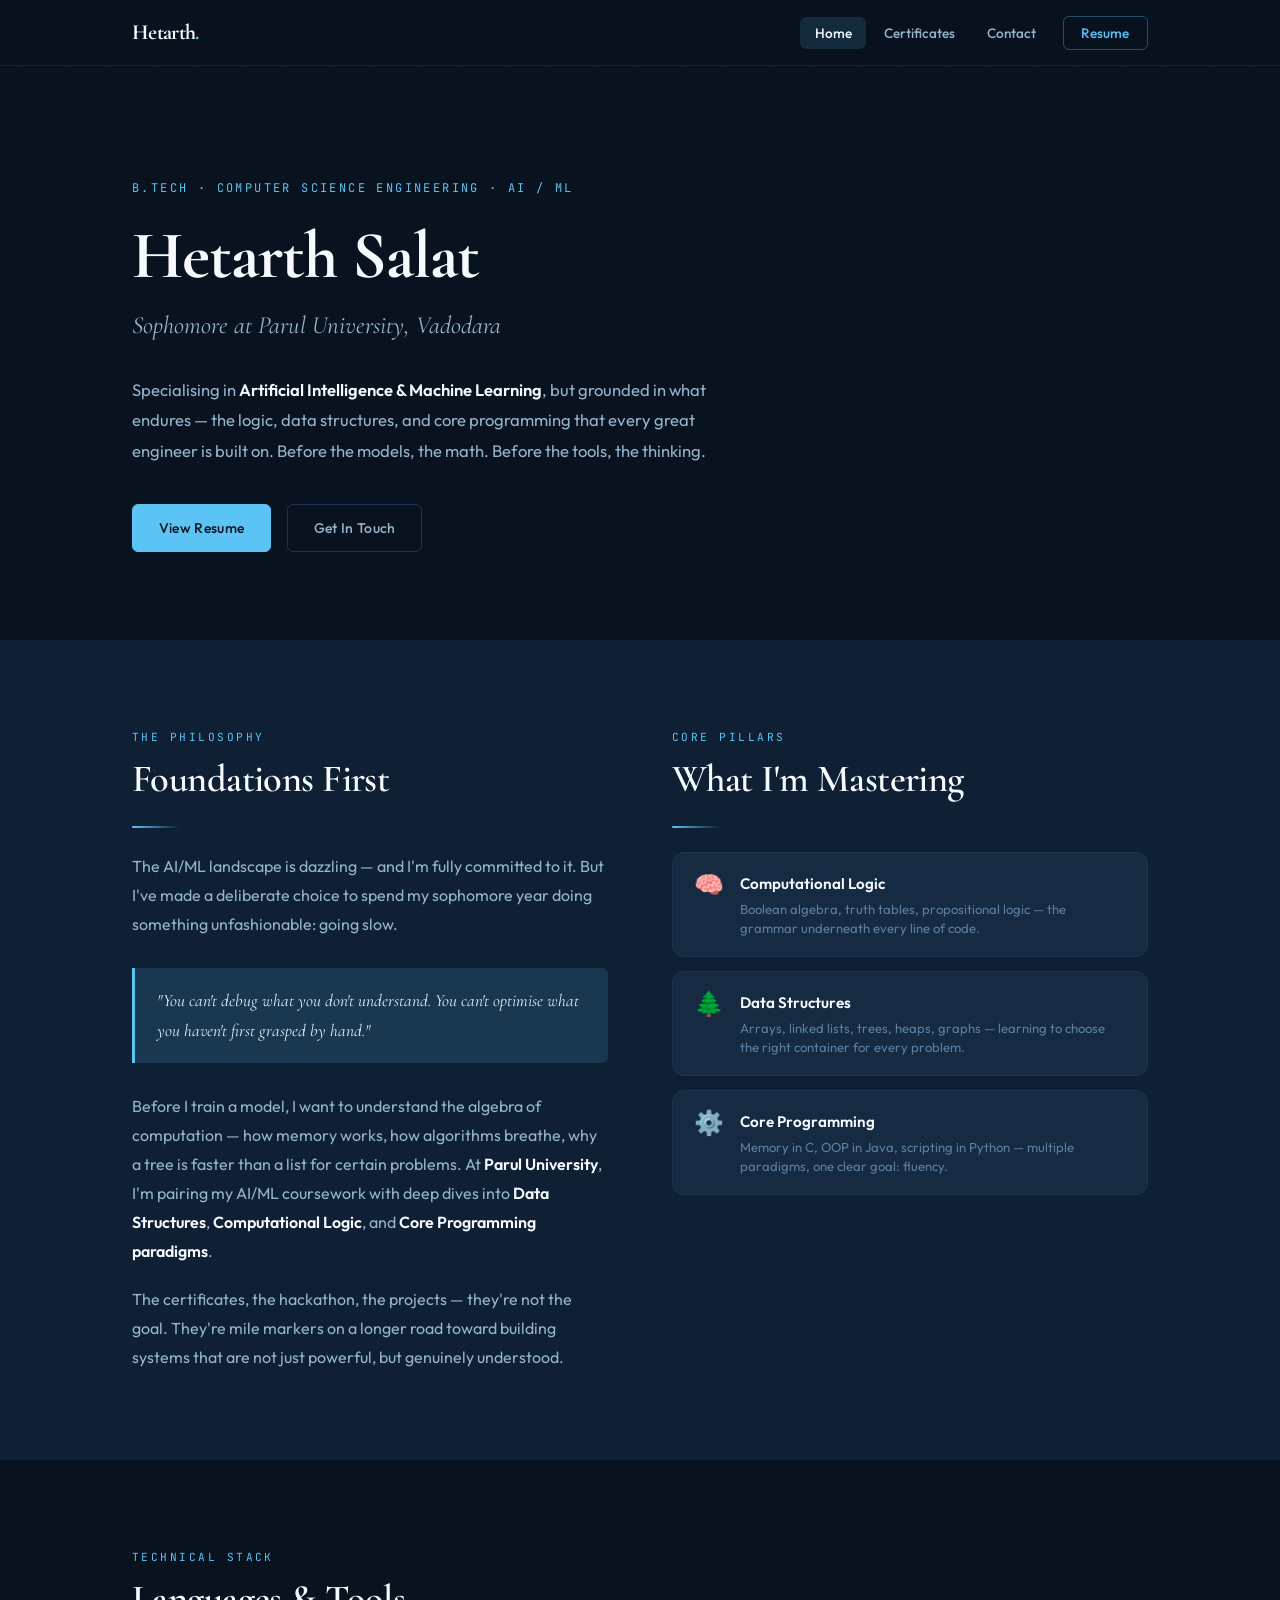
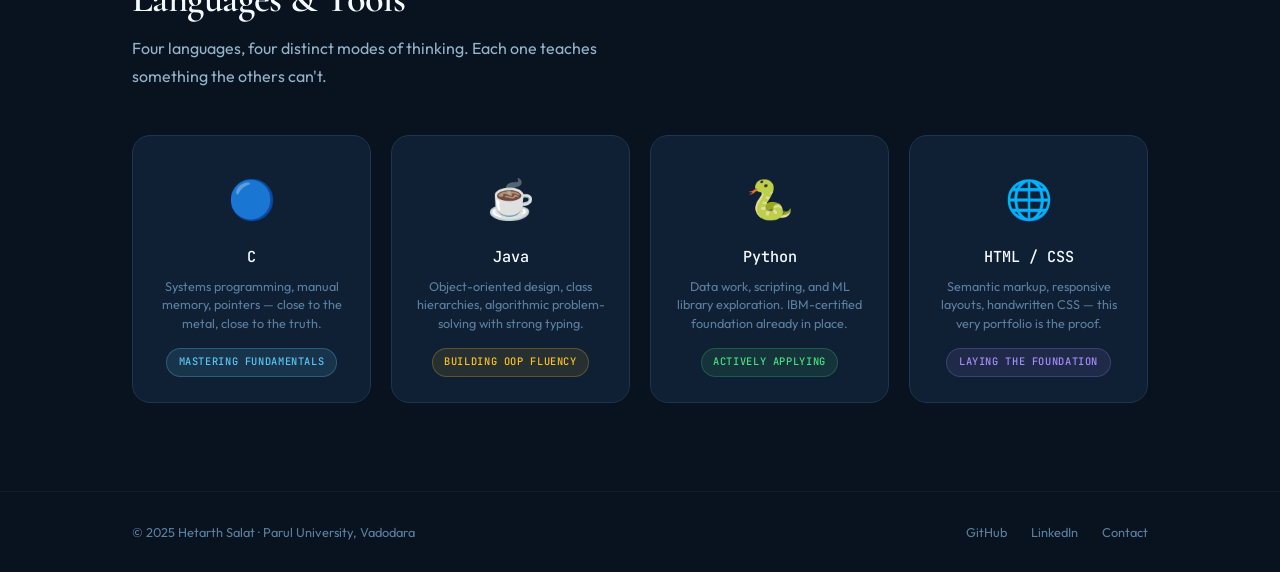
<file: index.html>
<!DOCTYPE html>
<html lang="en">
<head>
  <meta charset="UTF-8" />
  <meta name="viewport" content="width=device-width, initial-scale=1.0" />
  <meta name="description" content="Hetarth Salat — B.Tech CSE (AI/ML) sophomore at Parul University. Foundations first." />
  <title>Hetarth Salat · Portfolio</title>
  <link rel="stylesheet" href="styles.css" />
</head>
<body>

  <!-- NAVBAR -->
  <nav class="navbar">
    <div class="nav-wrap">
      <a href="index.html" class="nav-brand">Hetarth<em>.</em></a>
      <button class="nav-burger" id="burger" aria-label="Toggle menu">
        <span></span><span></span><span></span>
      </button>
      <ul class="nav-list" id="navList">
        <li><a href="index.html" class="active">Home</a></li>
        <li><a href="certifications.html">Certificates</a></li>
        <li><a href="contact.html">Contact</a></li>
        <li><a href="resume.html" class="nav-resume">Resume</a></li>
      </ul>
    </div>
  </nav>

  <!-- HERO -->
  <section class="hero">
    <div class="wrap">
      <p class="hero-kicker fu">B.Tech · Computer Science Engineering · AI / ML</p>
      <h1 class="hero-title fu fu-1">Hetarth Salat</h1>
      <p class="hero-role fu fu-2">Sophomore at Parul University, Vadodara</p>
      <p class="hero-body fu fu-3">
        Specialising in <strong>Artificial Intelligence &amp; Machine Learning</strong>,
        but grounded in what endures — the logic, data structures, and core programming
        that every great engineer is built on. Before the models, the math.
        Before the tools, the thinking.
      </p>
      <div class="hero-actions fu fu-4">
        <a href="resume.html" class="btn btn-solid">View Resume</a>
        <a href="contact.html" class="btn btn-ghost">Get In Touch</a>
      </div>
    </div>
  </section>

  <!-- NARRATIVE -->
  <section class="section narrative">
    <div class="wrap">
      <div class="narrative-grid">

        <div class="narrative-prose">
          <span class="eyebrow">The Philosophy</span>
          <h2 style="margin-bottom:1.5rem;">Foundations First</h2>
          <div class="rule"></div>

          <p>
            The AI/ML landscape is dazzling — and I'm fully committed to it. But I've made a
            deliberate choice to spend my sophomore year doing something unfashionable: going slow.
          </p>

          <div class="pull-quote">
            "You can't debug what you don't understand. You can't optimise what you haven't first grasped by hand."
          </div>

          <p>
            Before I train a model, I want to understand the algebra of computation — how memory works,
            how algorithms breathe, why a tree is faster than a list for certain problems.
            At <strong>Parul University</strong>, I'm pairing my AI/ML coursework with deep dives into
            <strong>Data Structures</strong>, <strong>Computational Logic</strong>, and
            <strong>Core Programming paradigms</strong>.
          </p>

          <p>
            The certificates, the hackathon, the projects — they're not the goal.
            They're mile markers on a longer road toward building systems that are not just powerful,
            but genuinely understood.
          </p>
        </div>

        <div>
          <span class="eyebrow">Core Pillars</span>
          <h2 style="margin-bottom:1.5rem;">What I'm Mastering</h2>
          <div class="rule"></div>
          <div class="pillars">

            <div class="pillar">
              <span class="pillar-icon">🧠</span>
              <div>
                <p class="pillar-name">Computational Logic</p>
                <p class="pillar-desc">Boolean algebra, truth tables, propositional logic — the grammar underneath every line of code.</p>
              </div>
            </div>

            <div class="pillar">
              <span class="pillar-icon">🌲</span>
              <div>
                <p class="pillar-name">Data Structures</p>
                <p class="pillar-desc">Arrays, linked lists, trees, heaps, graphs — learning to choose the right container for every problem.</p>
              </div>
            </div>

            <div class="pillar">
              <span class="pillar-icon">⚙️</span>
              <div>
                <p class="pillar-name">Core Programming</p>
                <p class="pillar-desc">Memory in C, OOP in Java, scripting in Python — multiple paradigms, one clear goal: fluency.</p>
              </div>
            </div>

          </div>
        </div>

      </div>
    </div>
  </section>

  <!-- TECH STACK -->
  <section class="section">
    <div class="wrap">
      <span class="eyebrow">Technical Stack</span>
      <h2 style="margin-bottom:.8rem;">Languages &amp; Tools</h2>
      <p style="margin-bottom:2.8rem; max-width:520px;">
        Four languages, four distinct modes of thinking. Each one teaches something the others can't.
      </p>

      <div class="tech-grid">

        <div class="tech-card fu">
          <span class="tech-glyph">🔵</span>
          <p class="tech-name">C</p>
          <p class="tech-blurb">Systems programming, manual memory, pointers — close to the metal, close to the truth.</p>
          <span class="badge badge--blue">Mastering Fundamentals</span>
        </div>

        <div class="tech-card fu fu-1">
          <span class="tech-glyph">☕</span>
          <p class="tech-name">Java</p>
          <p class="tech-blurb">Object-oriented design, class hierarchies, algorithmic problem-solving with strong typing.</p>
          <span class="badge badge--amber">Building OOP Fluency</span>
        </div>

        <div class="tech-card fu fu-2">
          <span class="tech-glyph">🐍</span>
          <p class="tech-name">Python</p>
          <p class="tech-blurb">Data work, scripting, and ML library exploration. IBM-certified foundation already in place.</p>
          <span class="badge badge--green">Actively Applying</span>
        </div>

        <div class="tech-card fu fu-3">
          <span class="tech-glyph">🌐</span>
          <p class="tech-name">HTML / CSS</p>
          <p class="tech-blurb">Semantic markup, responsive layouts, handwritten CSS — this very portfolio is the proof.</p>
          <span class="badge badge--purple">Laying the Foundation</span>
        </div>

      </div>
    </div>
  </section>

  <!-- FOOTER -->
  <footer class="footer">
    <div class="footer-row">
      <span class="footer-copy">© 2025 Hetarth Salat · Parul University, Vadodara</span>
      <div class="footer-links">
        <a href="https://github.com/Skullcrusher161" target="_blank" rel="noopener">GitHub</a>
        <a href="https://www.linkedin.com/in/hetarth-salat-a8024132b" target="_blank" rel="noopener">LinkedIn</a>
        <a href="contact.html">Contact</a>
      </div>
    </div>
  </footer>

  <script>
    document.getElementById('burger').addEventListener('click', () => {
      document.getElementById('navList').classList.toggle('open');
    });
  </script>
</body>
</html>
</file>
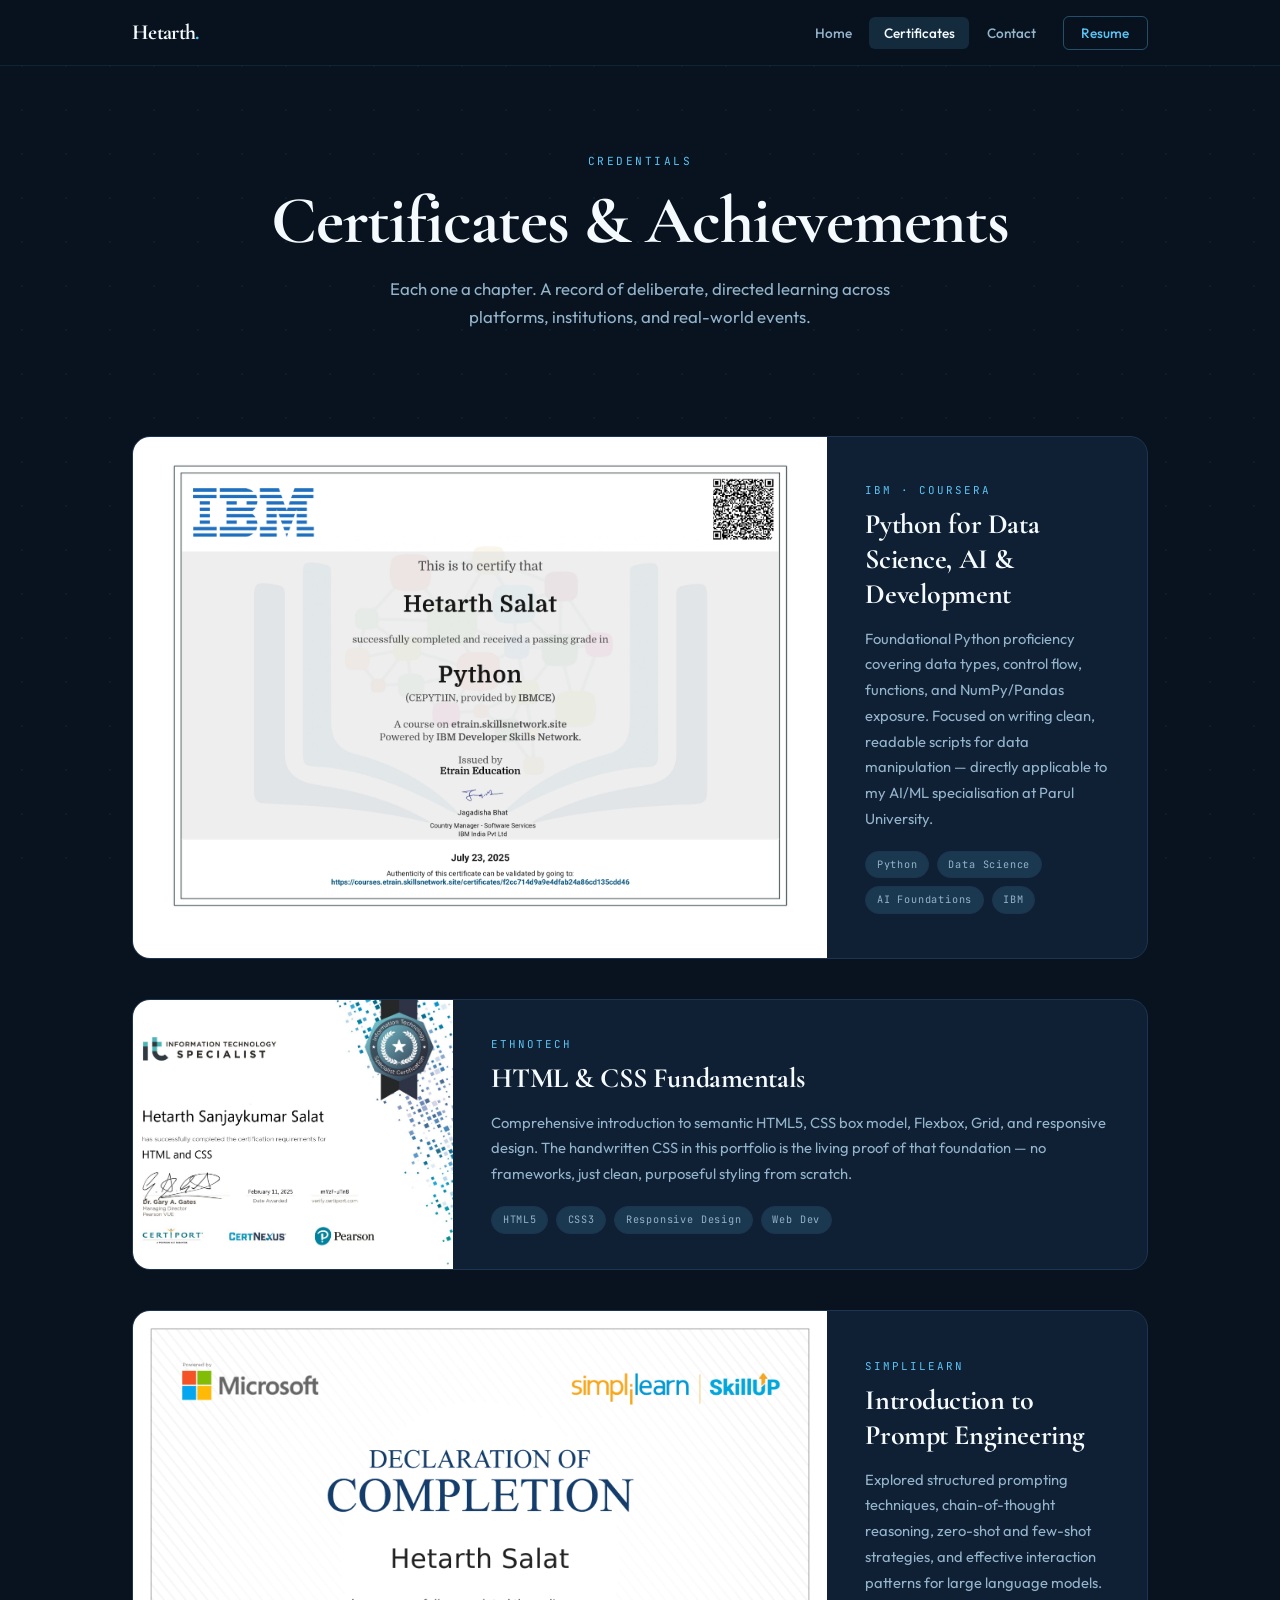
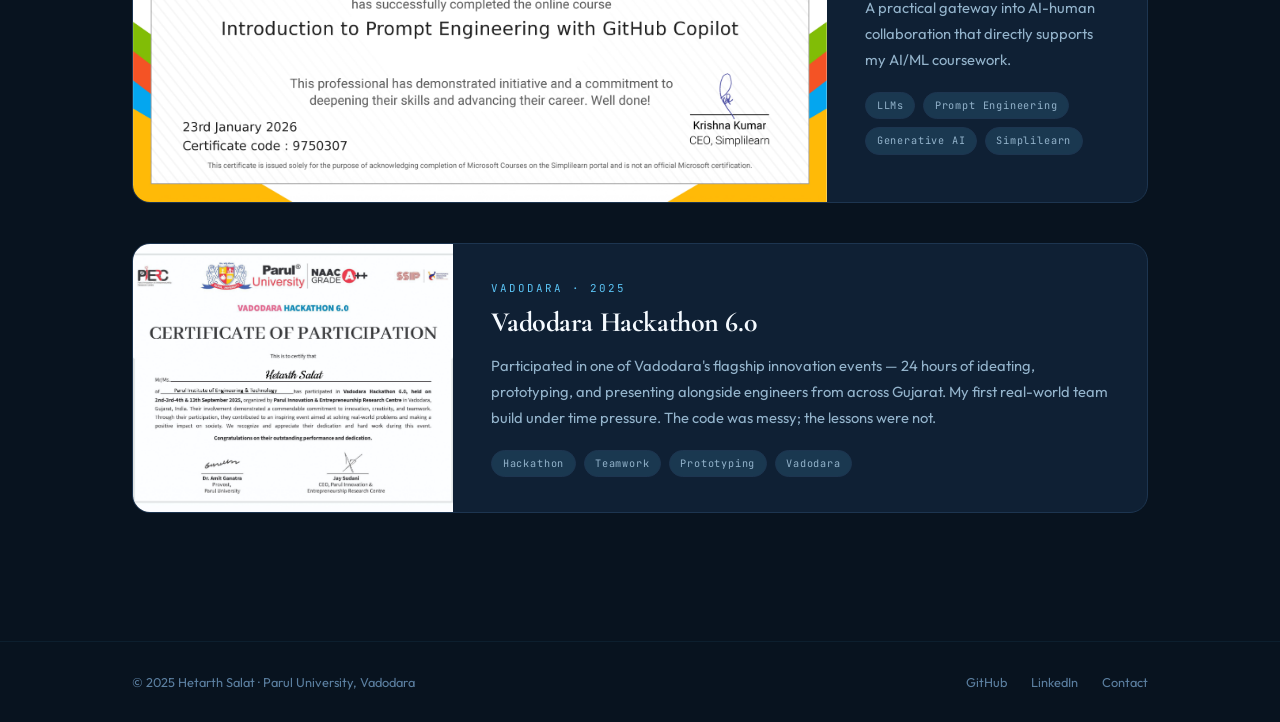
<file: certifications.html>
<!DOCTYPE html>
<html lang="en">
<head>
  <meta charset="UTF-8" />
  <meta name="viewport" content="width=device-width, initial-scale=1.0" />
  <meta name="description" content="Certificates and achievements — Hetarth Salat." />
  <title>Certificates · Hetarth Salat</title>
  <link rel="stylesheet" href="styles.css" />
</head>
<body>

  <!-- NAVBAR -->
  <nav class="navbar">
    <div class="nav-wrap">
      <a href="index.html" class="nav-brand">Hetarth<em>.</em></a>
      <button class="nav-burger" id="burger" aria-label="Toggle menu">
        <span></span><span></span><span></span>
      </button>
      <ul class="nav-list" id="navList">
        <li><a href="index.html">Home</a></li>
        <li><a href="certificates.html" class="active">Certificates</a></li>
        <li><a href="contact.html">Contact</a></li>
        <li><a href="resume.html" class="nav-resume">Resume</a></li>
      </ul>
    </div>
  </nav>

  <!-- PAGE HERO -->
  <div class="page-hero">
    <div class="wrap">
      <span class="eyebrow">Credentials</span>
      <h1>Certificates &amp; Achievements</h1>
      <p>Each one a chapter. A record of deliberate, directed learning across platforms, institutions, and real-world events.</p>
    </div>
  </div>

  <!-- CERTIFICATE LIST (large-format) -->
  <section class="section--slim">
    <div class="wrap">
      <div class="cert-list">

        <!-- 1 · IBM Python -->
        <article class="cert-item fu">
          <div class="cert-img-pane">
            <!--
              Place your certificate screenshot at: assets/cert-python-ibm.jpg
              The onerror handler below shows a graceful fallback if the file is missing.
            -->
            <img
              src="assets/cert-python-ibm.jpg"
              alt="IBM Python for Data Science Certificate"
              onerror="this.style.display='none';this.nextElementSibling.style.display='flex';"
            />
            <figure class="cert-placeholder" style="display:none;">
              <span>🐍</span>
              <figcaption>cert-python-ibm.jpg<br>Drop image in /assets</figcaption>
            </figure>
          </div>
          <div class="cert-info">
            <p class="cert-org">IBM · Coursera</p>
            <h2 class="cert-title-text">Python for Data Science, AI &amp; Development</h2>
            <p class="cert-desc">
              Foundational Python proficiency covering data types, control flow, functions, and NumPy/Pandas
              exposure. Focused on writing clean, readable scripts for data manipulation — directly applicable
              to my AI/ML specialisation at Parul University.
            </p>
            <div class="cert-tags">
              <span class="cert-tag">Python</span>
              <span class="cert-tag">Data Science</span>
              <span class="cert-tag">AI Foundations</span>
              <span class="cert-tag">IBM</span>
            </div>
          </div>
        </article>

        <!-- 2 · Ethnotech HTML/CSS -->
        <article class="cert-item fu fu-1">
          <div class="cert-img-pane">
            <img
              src="assets/cert-htmlcss-ethnotech.jpg"
              alt="Ethnotech HTML and CSS Certificate"
              onerror="this.style.display='none';this.nextElementSibling.style.display='flex';"
            />
            <figure class="cert-placeholder" style="display:none;">
              <span>🌐</span>
              <figcaption>cert-htmlcss-ethnotech.jpg<br>Drop image in /assets</figcaption>
            </figure>
          </div>
          <div class="cert-info">
            <p class="cert-org">Ethnotech</p>
            <h2 class="cert-title-text">HTML &amp; CSS Fundamentals</h2>
            <p class="cert-desc">
              Comprehensive introduction to semantic HTML5, CSS box model, Flexbox, Grid, and responsive design.
              The handwritten CSS in this portfolio is the living proof of that foundation — no frameworks,
              just clean, purposeful styling from scratch.
            </p>
            <div class="cert-tags">
              <span class="cert-tag">HTML5</span>
              <span class="cert-tag">CSS3</span>
              <span class="cert-tag">Responsive Design</span>
              <span class="cert-tag">Web Dev</span>
            </div>
          </div>
        </article>

        <!-- 3 · Simplilearn Prompt Engineering -->
        <article class="cert-item fu fu-2">
          <div class="cert-img-pane">
            <img
              src="assets/cert-prompt-simplilearn.jpg"
              alt="Simplilearn Prompt Engineering Certificate"
              onerror="this.style.display='none';this.nextElementSibling.style.display='flex';"
            />
            <figure class="cert-placeholder" style="display:none;">
              <span>🤖</span>
              <figcaption>cert-prompt-simplilearn.jpg<br>Drop image in /assets</figcaption>
            </figure>
          </div>
          <div class="cert-info">
            <p class="cert-org">Simplilearn</p>
            <h2 class="cert-title-text">Introduction to Prompt Engineering</h2>
            <p class="cert-desc">
              Explored structured prompting techniques, chain-of-thought reasoning, zero-shot and few-shot
              strategies, and effective interaction patterns for large language models. A practical gateway
              into AI-human collaboration that directly supports my AI/ML coursework.
            </p>
            <div class="cert-tags">
              <span class="cert-tag">LLMs</span>
              <span class="cert-tag">Prompt Engineering</span>
              <span class="cert-tag">Generative AI</span>
              <span class="cert-tag">Simplilearn</span>
            </div>
          </div>
        </article>

        <!-- 4 · Vadodara Hackathon -->
        <article class="cert-item fu fu-3">
          <div class="cert-img-pane">
            <img
              src="assets/cert-hackathon-vadodara.jpg"
              alt="Vadodara Hackathon 6.0 Participation Certificate"
              onerror="this.style.display='none';this.nextElementSibling.style.display='flex';"
            />
            <figure class="cert-placeholder" style="display:none;">
              <span>⚡</span>
              <figcaption>cert-hackathon-vadodara.jpg<br>Drop image in /assets</figcaption>
            </figure>
          </div>
          <div class="cert-info">
            <p class="cert-org">Vadodara · 2025</p>
            <h2 class="cert-title-text">Vadodara Hackathon 6.0</h2>
            <p class="cert-desc">
              Participated in one of Vadodara's flagship innovation events — 24 hours of ideating, prototyping,
              and presenting alongside engineers from across Gujarat. My first real-world team build under
              time pressure. The code was messy; the lessons were not.
            </p>
            <div class="cert-tags">
              <span class="cert-tag">Hackathon</span>
              <span class="cert-tag">Teamwork</span>
              <span class="cert-tag">Prototyping</span>
              <span class="cert-tag">Vadodara</span>
            </div>
          </div>
        </article>

      </div><!-- /.cert-list -->
    </div>
  </section>

  <!-- FOOTER -->
  <footer class="footer">
    <div class="footer-row">
      <span class="footer-copy">© 2025 Hetarth Salat · Parul University, Vadodara</span>
      <div class="footer-links">
        <a href="https://github.com/Skullcrusher161" target="_blank" rel="noopener">GitHub</a>
        <a href="https://www.linkedin.com/in/hetarth-salat-a8024132b" target="_blank" rel="noopener">LinkedIn</a>
        <a href="contact.html">Contact</a>
      </div>
    </div>
  </footer>

  <script>
    document.getElementById('burger').addEventListener('click', () => {
      document.getElementById('navList').classList.toggle('open');
    });
  </script>
</body>
</html>
</file>
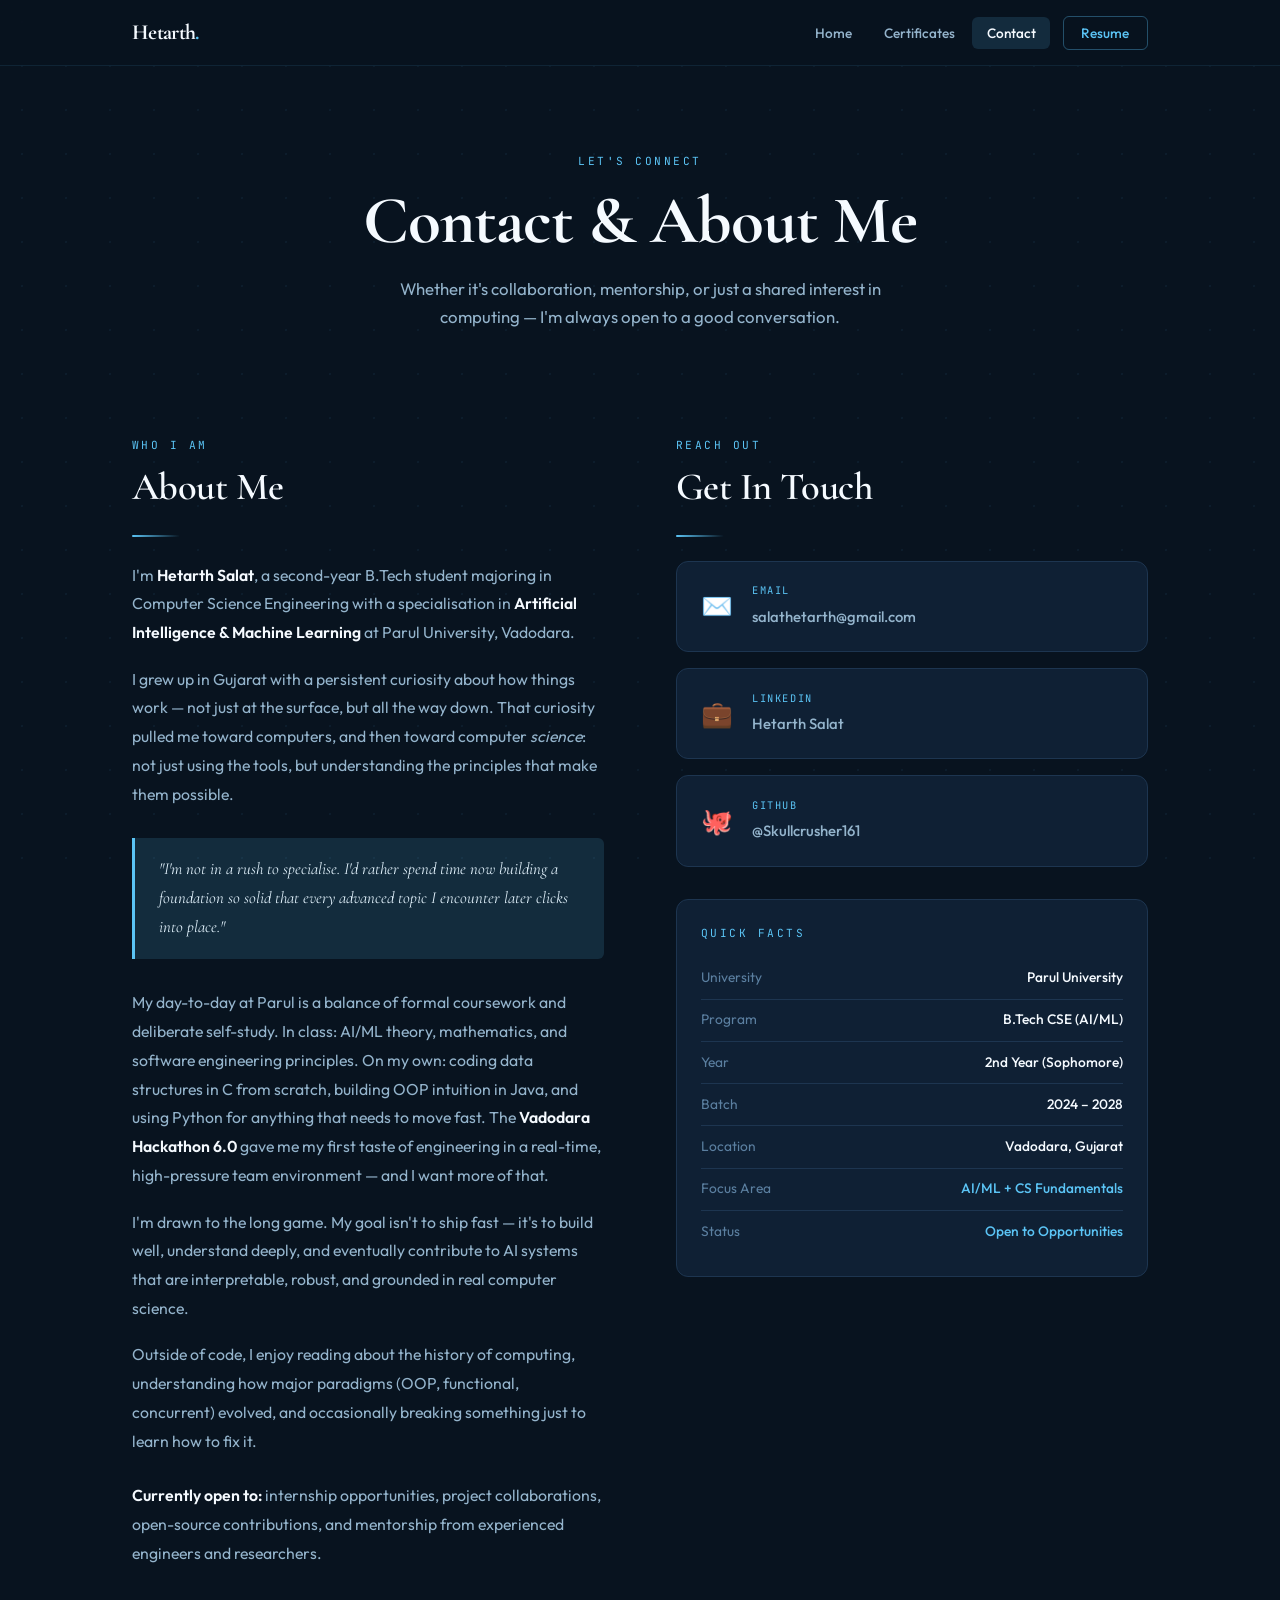
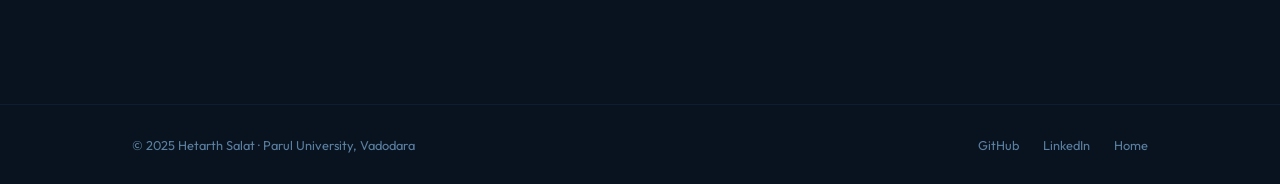
<file: contact.html>
<!DOCTYPE html>
<html lang="en">
<head>
  <meta charset="UTF-8" />
  <meta name="viewport" content="width=device-width, initial-scale=1.0" />
  <meta name="description" content="Contact Hetarth Salat — Parul University sophomore, AI/ML student." />
  <title>Contact · Hetarth Salat</title>
  <link rel="stylesheet" href="styles.css" />
</head>
<body>

  <!-- NAVBAR -->
  <nav class="navbar">
    <div class="nav-wrap">
      <a href="index.html" class="nav-brand">Hetarth<em>.</em></a>
      <button class="nav-burger" id="burger" aria-label="Toggle menu">
        <span></span><span></span><span></span>
      </button>
      <ul class="nav-list" id="navList">
        <li><a href="index.html">Home</a></li>
        <li><a href="certifications.html">Certificates</a></li>
        <li><a href="contact.html" class="active">Contact</a></li>
        <li><a href="resume.html" class="nav-resume">Resume</a></li>
      </ul>
    </div>
  </nav>

  <!-- PAGE HERO -->
  <div class="page-hero">
    <div class="wrap">
      <span class="eyebrow">Let's Connect</span>
      <h1>Contact &amp; About Me</h1>
      <p>Whether it's collaboration, mentorship, or just a shared interest in computing — I'm always open to a good conversation.</p>
    </div>
  </div>

  <!-- CONTACT GRID -->
  <section class="section--slim">
    <div class="wrap">
      <div class="contact-grid">

        <!-- About Me -->
        <div class="about-prose fu">
          <span class="eyebrow">Who I Am</span>
          <h2 style="margin-bottom:1.2rem;">About Me</h2>
          <div class="rule"></div>

          <p>
            I'm <strong>Hetarth Salat</strong>, a second-year B.Tech student majoring in
            Computer Science Engineering with a specialisation in
            <strong>Artificial Intelligence &amp; Machine Learning</strong> at Parul University, Vadodara.
          </p>

          <p>
            I grew up in Gujarat with a persistent curiosity about how things work — not just at the
            surface, but all the way down. That curiosity pulled me toward computers, and then toward
            computer <em>science</em>: not just using the tools, but understanding the principles
            that make them possible.
          </p>

          <div class="blockquote">
            "I'm not in a rush to specialise. I'd rather spend time now building a foundation so solid
            that every advanced topic I encounter later clicks into place."
          </div>

          <p>
            My day-to-day at Parul is a balance of formal coursework and deliberate self-study.
            In class: AI/ML theory, mathematics, and software engineering principles. On my own:
            coding data structures in C from scratch, building OOP intuition in Java, and using
            Python for anything that needs to move fast. The <strong>Vadodara Hackathon 6.0</strong>
            gave me my first taste of engineering in a real-time, high-pressure team environment —
            and I want more of that.
          </p>

          <p>
            I'm drawn to the long game. My goal isn't to ship fast — it's to build well, understand deeply,
            and eventually contribute to AI systems that are interpretable, robust, and grounded in
            real computer science.
          </p>

          <p>
            Outside of code, I enjoy reading about the history of computing, understanding how major
            paradigms (OOP, functional, concurrent) evolved, and occasionally breaking something just
            to learn how to fix it.
          </p>

          <p style="margin-top:1.6rem;">
            <strong>Currently open to:</strong> internship opportunities, project collaborations,
            open-source contributions, and mentorship from experienced engineers and researchers.
          </p>
        </div>

        <!-- Contact Links + Quick Facts -->
        <div class="fu fu-2">
          <span class="eyebrow">Reach Out</span>
          <h2 style="margin-bottom:1.2rem;">Get In Touch</h2>
          <div class="rule"></div>

          <div class="contact-links">

            <a href="mailto:salathetarth@gmail.com" class="clink">
              <span class="clink-icon">✉️</span>
              <div>
                <span class="clink-label">Email</span>
                <span class="clink-value">salathetarth@gmail.com</span>
              </div>
            </a>

            <a href="https://www.linkedin.com/in/hetarth-salat-a8024132b"
               target="_blank" rel="noopener" class="clink">
              <span class="clink-icon">💼</span>
              <div>
                <span class="clink-label">LinkedIn</span>
                <span class="clink-value">Hetarth Salat</span>
              </div>
            </a>

            <a href="https://github.com/Skullcrusher161"
               target="_blank" rel="noopener" class="clink">
              <span class="clink-icon">🐙</span>
              <div>
                <span class="clink-label">GitHub</span>
                <span class="clink-value">@Skullcrusher161</span>
              </div>
            </a>

          </div>

          <!-- Quick Facts -->
          <div class="facts-card">
            <span class="eyebrow" style="display:block;margin-bottom:.9rem;">Quick Facts</span>

            <div class="facts-row">
              <span class="facts-key">University</span>
              <span class="facts-val">Parul University</span>
            </div>
            <div class="facts-row">
              <span class="facts-key">Program</span>
              <span class="facts-val">B.Tech CSE (AI/ML)</span>
            </div>
            <div class="facts-row">
              <span class="facts-key">Year</span>
              <span class="facts-val">2nd Year (Sophomore)</span>
            </div>
            <div class="facts-row">
              <span class="facts-key">Batch</span>
              <span class="facts-val">2024 – 2028</span>
            </div>
            <div class="facts-row">
              <span class="facts-key">Location</span>
              <span class="facts-val">Vadodara, Gujarat</span>
            </div>
            <div class="facts-row">
              <span class="facts-key">Focus Area</span>
              <span class="facts-val facts-val--accent">AI/ML + CS Fundamentals</span>
            </div>
            <div class="facts-row">
              <span class="facts-key">Status</span>
              <span class="facts-val facts-val--accent">Open to Opportunities</span>
            </div>
          </div>

        </div>

      </div>
    </div>
  </section>

  <!-- FOOTER -->
  <footer class="footer">
    <div class="footer-row">
      <span class="footer-copy">© 2025 Hetarth Salat · Parul University, Vadodara</span>
      <div class="footer-links">
        <a href="https://github.com/Skullcrusher161" target="_blank" rel="noopener">GitHub</a>
        <a href="https://www.linkedin.com/in/hetarth-salat-a8024132b" target="_blank" rel="noopener">LinkedIn</a>
        <a href="index.html">Home</a>
      </div>
    </div>
  </footer>

  <script>
    document.getElementById('burger').addEventListener('click', () => {
      document.getElementById('navList').classList.toggle('open');
    });
  </script>
</body>
</html>
</file>
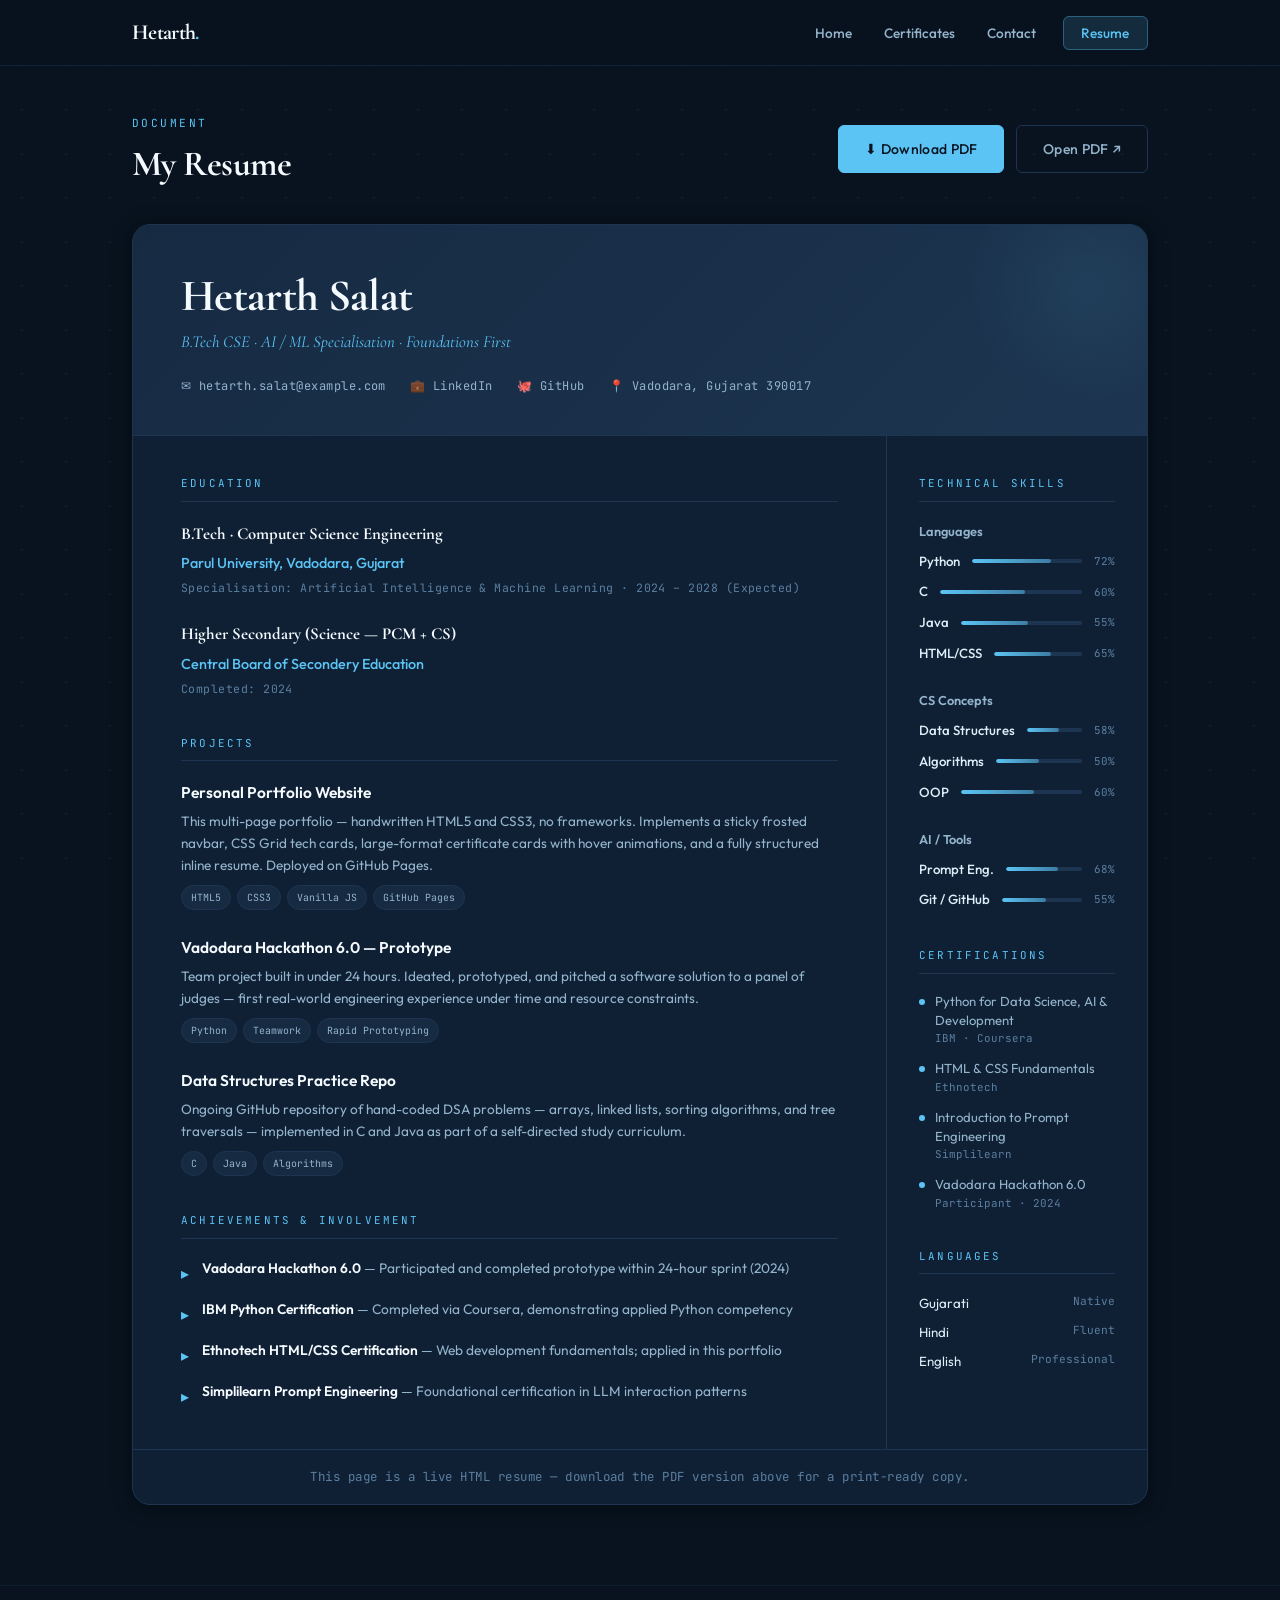
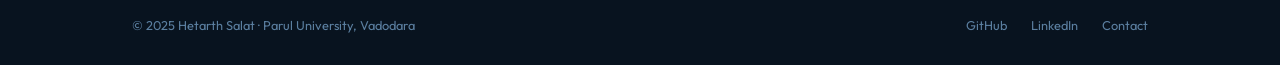
<file: resume.html>
<!DOCTYPE html>
<html lang="en">
<head>
  <meta charset="UTF-8" />
  <meta name="viewport" content="width=device-width, initial-scale=1.0" />
  <meta name="description" content="Resume — Hetarth Salat, B.Tech CSE (AI/ML), Parul University." />
  <title>Resume · Hetarth Salat</title>
  <link rel="stylesheet" href="styles.css" />
</head>
<body>

  <!-- NAVBAR -->
  <nav class="navbar">
    <div class="nav-wrap">
      <a href="index.html" class="nav-brand">Hetarth<em>.</em></a>
      <button class="nav-burger" id="burger" aria-label="Toggle menu">
        <span></span><span></span><span></span>
      </button>
      <ul class="nav-list" id="navList">
        <li><a href="index.html">Home</a></li>
        <li><a href="certifications.html">Certificates</a></li>
        <li><a href="contact.html">Contact</a></li>
        <li><a href="resume.html" class="nav-resume active">Resume</a></li>
      </ul>
    </div>
  </nav>

  <!-- RESUME PAGE -->
  <div class="resume-page">
    <div class="wrap">

      <!-- Toolbar -->
      <div class="resume-bar">
        <div>
          <span class="eyebrow">Document</span>
          <h1 style="font-size:clamp(1.5rem,3vw,2.2rem);">My Resume</h1>
        </div>
        <div style="display:flex;gap:.75rem;flex-wrap:wrap;">
          <a href="assets/hetarth-salat-resume.pdf" download class="btn btn-solid">⬇ Download PDF</a>
          <a href="assets/hetarth-salat-resume.pdf" target="_blank" rel="noopener" class="btn btn-ghost">Open PDF ↗</a>
        </div>
      </div>

      <!-- Resume Card -->
      <div class="resume-card fu">

        <!-- Header -->
        <div class="resume-header">
          <h1 class="resume-name">Hetarth Salat</h1>
          <p class="resume-tagline">B.Tech CSE · AI / ML Specialisation · Foundations First</p>
          <div class="resume-contact-row">
            <a href="mailto:hetarth.salat@example.com">✉ hetarth.salat@example.com</a>
            <a href="https://www.linkedin.com/in/hetarth-salat-a8024132b/" target="_blank" rel="noopener">💼 LinkedIn</a>
            <a href="https://github.com/Skullcrusher161" target="_blank" rel="noopener">🐙 GitHub</a>
            <span>📍 Vadodara, Gujarat 390017</span>
          </div>
        </div>

        <!-- Body: main + sidebar -->
        <div class="resume-body">

          <!-- MAIN COLUMN -->
          <div class="resume-main">

            <!-- Education -->
            <div class="rs-block">
              <p class="rs-heading">Education</p>

              <div class="edu-entry">
                <p class="edu-degree">B.Tech · Computer Science Engineering</p>
                <p class="edu-school">Parul University, Vadodara, Gujarat</p>
                <p class="edu-meta">Specialisation: Artificial Intelligence &amp; Machine Learning · 2024 – 2028 (Expected)</p>
              </div>

              <div class="edu-entry" style="margin-top:1.2rem;">
                <p class="edu-degree">Higher Secondary (Science — PCM + CS)</p>
                <p class="edu-school">Central Board of Secondery Education</p>
                <p class="edu-meta">Completed: 2024</p>
              </div>
            </div>

            <!-- Projects -->
            <div class="rs-block">
              <p class="rs-heading">Projects</p>

              <div class="proj-entry">
                <p class="proj-name">Personal Portfolio Website</p>
                <p class="proj-desc">
                  This multi-page portfolio — handwritten HTML5 and CSS3, no frameworks.
                  Implements a sticky frosted navbar, CSS Grid tech cards, large-format certificate
                  cards with hover animations, and a fully structured inline resume.
                  Deployed on GitHub Pages.
                </p>
                <div class="proj-stack">
                  <span class="proj-pill">HTML5</span>
                  <span class="proj-pill">CSS3</span>
                  <span class="proj-pill">Vanilla JS</span>
                  <span class="proj-pill">GitHub Pages</span>
                </div>
              </div>

              <div class="proj-entry">
                <p class="proj-name">Vadodara Hackathon 6.0 — Prototype</p>
                <p class="proj-desc">
                  Team project built in under 24 hours. Ideated, prototyped, and pitched a
                  software solution to a panel of judges — first real-world engineering
                  experience under time and resource constraints.
                </p>
                <div class="proj-stack">
                  <span class="proj-pill">Python</span>
                  <span class="proj-pill">Teamwork</span>
                  <span class="proj-pill">Rapid Prototyping</span>
                </div>
              </div>

              <div class="proj-entry">
                <p class="proj-name">Data Structures Practice Repo</p>
                <p class="proj-desc">
                  Ongoing GitHub repository of hand-coded DSA problems — arrays, linked lists,
                  sorting algorithms, and tree traversals — implemented in C and Java as part of
                  a self-directed study curriculum.
                </p>
                <div class="proj-stack">
                  <span class="proj-pill">C</span>
                  <span class="proj-pill">Java</span>
                  <span class="proj-pill">Algorithms</span>
                </div>
              </div>
            </div>

            <!-- Achievements -->
            <div class="rs-block">
              <p class="rs-heading">Achievements &amp; Involvement</p>
              <div style="display:flex;flex-direction:column;gap:.65rem;">

                <div style="display:flex;gap:.8rem;align-items:flex-start;">
                  <span style="color:var(--c-accent);margin-top:.2rem;">▸</span>
                  <p style="font-size:.86rem;color:var(--c-slate-lt);line-height:1.6;margin:0;">
                    <strong>Vadodara Hackathon 6.0</strong> — Participated and completed prototype within 24-hour sprint (2024)
                  </p>
                </div>

                <div style="display:flex;gap:.8rem;align-items:flex-start;">
                  <span style="color:var(--c-accent);margin-top:.2rem;">▸</span>
                  <p style="font-size:.86rem;color:var(--c-slate-lt);line-height:1.6;margin:0;">
                    <strong>IBM Python Certification</strong> — Completed via Coursera, demonstrating applied Python competency
                  </p>
                </div>

                <div style="display:flex;gap:.8rem;align-items:flex-start;">
                  <span style="color:var(--c-accent);margin-top:.2rem;">▸</span>
                  <p style="font-size:.86rem;color:var(--c-slate-lt);line-height:1.6;margin:0;">
                    <strong>Ethnotech HTML/CSS Certification</strong> — Web development fundamentals; applied in this portfolio
                  </p>
                </div>

                <div style="display:flex;gap:.8rem;align-items:flex-start;">
                  <span style="color:var(--c-accent);margin-top:.2rem;">▸</span>
                  <p style="font-size:.86rem;color:var(--c-slate-lt);line-height:1.6;margin:0;">
                    <strong>Simplilearn Prompt Engineering</strong> — Foundational certification in LLM interaction patterns
                  </p>
                </div>

              </div>
            </div>

          </div><!-- /.resume-main -->

          <!-- SIDEBAR COLUMN -->
          <div class="resume-side">

            <!-- Technical Skills -->
            <div class="rs-block">
              <p class="rs-heading">Technical Skills</p>

              <div class="skill-group">
                <p class="skill-group-name">Languages</p>

                <div class="skill-item">
                  <span class="skill-label">Python</span>
                  <div class="skill-bar-wrap"><div class="skill-bar-fill" style="width:72%"></div></div>
                  <span class="skill-pct">72%</span>
                </div>

                <div class="skill-item">
                  <span class="skill-label">C</span>
                  <div class="skill-bar-wrap"><div class="skill-bar-fill" style="width:60%"></div></div>
                  <span class="skill-pct">60%</span>
                </div>

                <div class="skill-item">
                  <span class="skill-label">Java</span>
                  <div class="skill-bar-wrap"><div class="skill-bar-fill" style="width:55%"></div></div>
                  <span class="skill-pct">55%</span>
                </div>

                <div class="skill-item">
                  <span class="skill-label">HTML/CSS</span>
                  <div class="skill-bar-wrap"><div class="skill-bar-fill" style="width:65%"></div></div>
                  <span class="skill-pct">65%</span>
                </div>
              </div>

              <div class="skill-group">
                <p class="skill-group-name">CS Concepts</p>

                <div class="skill-item">
                  <span class="skill-label">Data Structures</span>
                  <div class="skill-bar-wrap"><div class="skill-bar-fill" style="width:58%"></div></div>
                  <span class="skill-pct">58%</span>
                </div>

                <div class="skill-item">
                  <span class="skill-label">Algorithms</span>
                  <div class="skill-bar-wrap"><div class="skill-bar-fill" style="width:50%"></div></div>
                  <span class="skill-pct">50%</span>
                </div>

                <div class="skill-item">
                  <span class="skill-label">OOP</span>
                  <div class="skill-bar-wrap"><div class="skill-bar-fill" style="width:60%"></div></div>
                  <span class="skill-pct">60%</span>
                </div>
              </div>

              <div class="skill-group">
                <p class="skill-group-name">AI / Tools</p>

                <div class="skill-item">
                  <span class="skill-label">Prompt Eng.</span>
                  <div class="skill-bar-wrap"><div class="skill-bar-fill" style="width:68%"></div></div>
                  <span class="skill-pct">68%</span>
                </div>

                <div class="skill-item">
                  <span class="skill-label">Git / GitHub</span>
                  <div class="skill-bar-wrap"><div class="skill-bar-fill" style="width:55%"></div></div>
                  <span class="skill-pct">55%</span>
                </div>
              </div>
            </div>

            <!-- Certificates sidebar -->
            <div class="rs-block">
              <p class="rs-heading">Certifications</p>

              <div class="side-cert-item">
                <span class="side-cert-dot"></span>
                <div class="side-cert-text">
                  Python for Data Science, AI &amp; Development
                  <span class="side-cert-org">IBM · Coursera</span>
                </div>
              </div>

              <div class="side-cert-item">
                <span class="side-cert-dot"></span>
                <div class="side-cert-text">
                  HTML &amp; CSS Fundamentals
                  <span class="side-cert-org">Ethnotech</span>
                </div>
              </div>

              <div class="side-cert-item">
                <span class="side-cert-dot"></span>
                <div class="side-cert-text">
                  Introduction to Prompt Engineering
                  <span class="side-cert-org">Simplilearn</span>
                </div>
              </div>

              <div class="side-cert-item">
                <span class="side-cert-dot"></span>
                <div class="side-cert-text">
                  Vadodara Hackathon 6.0
                  <span class="side-cert-org">Participant · 2024</span>
                </div>
              </div>
            </div>

            <!-- Languages & Soft Skills -->
            <div class="rs-block">
              <p class="rs-heading">Languages</p>
              <div style="display:flex;flex-direction:column;gap:.4rem;font-size:.83rem;">
                <div style="display:flex;justify-content:space-between;">
                  <span style="color:var(--c-ice);">Gujarati</span>
                  <span style="color:var(--c-slate);font-family:var(--f-mono);font-size:.7rem;">Native</span>
                </div>
                <div style="display:flex;justify-content:space-between;">
                  <span style="color:var(--c-ice);">Hindi</span>
                  <span style="color:var(--c-slate);font-family:var(--f-mono);font-size:.7rem;">Fluent</span>
                </div>
                <div style="display:flex;justify-content:space-between;">
                  <span style="color:var(--c-ice);">English</span>
                  <span style="color:var(--c-slate);font-family:var(--f-mono);font-size:.7rem;">Professional</span>
                </div>
              </div>
            </div>

          </div><!-- /.resume-side -->

        </div><!-- /.resume-body -->

        <div class="resume-footnote">
          This page is a live HTML resume — download the PDF version above for a print-ready copy.
        </div>

      </div><!-- /.resume-card -->

    </div>
  </div>

  <!-- FOOTER -->
  <footer class="footer">
    <div class="footer-row">
      <span class="footer-copy">© 2025 Hetarth Salat · Parul University, Vadodara</span>
      <div class="footer-links">
        <a href="https://github.com/Skullcrusher161" target="_blank" rel="noopener">GitHub</a>
        <a href="https://www.linkedin.com/in/hetarth-salat-a8024132b" target="_blank" rel="noopener">LinkedIn</a>
        <a href="contact.html">Contact</a>
      </div>
    </div>
  </footer>

  <script>
    document.getElementById('burger').addEventListener('click', () => {
      document.getElementById('navList').classList.toggle('open');
    });
  </script>
</body>
</html>
</file>
<file: styles.css>
/* ============================================================
   Hetarth Salat · Portfolio v2
   Deep Winter Theme — Navy · Slate · Ice White
   Handwritten CSS — no frameworks
   ============================================================ */

@import url('https://fonts.googleapis.com/css2?family=Cormorant+Garamond:ital,wght@0,400;0,600;0,700;1,400;1,600&family=Outfit:wght@300;400;500;600&family=JetBrains+Mono:wght@400;500&display=swap');

/* ── Design Tokens ─────────────────────────────────────────── */
:root {
  /* Colour palette */
  --c-ink:        #08131f;       /* deepest navy — body bg */
  --c-navy:       #0f2034;       /* card backgrounds */
  --c-navy-2:     #162a42;       /* elevated surfaces */
  --c-navy-3:     #1d3550;       /* borders / dividers */
  --c-slate:      #5b7fa0;       /* muted text */
  --c-slate-lt:   #94b4cc;       /* secondary text */
  --c-ice:        #ddeef8;       /* near-white text */
  --c-white:      #f5faff;       /* headings */
  --c-accent:     #5bc4f5;       /* electric ice blue */
  --c-accent-dim: rgba(91,196,245,.14);
  --c-accent-mid: rgba(91,196,245,.35);

  /* Typography */
  --f-display: 'Cormorant Garamond', Georgia, serif;
  --f-body:    'Outfit', sans-serif;
  --f-mono:    'JetBrains Mono', monospace;

  /* Spacing */
  --max-w:   1080px;
  --nav-h:   66px;
  --r-sm:    6px;
  --r-md:    12px;
  --r-lg:    18px;

  /* Shadows */
  --sh-card:  0 2px 20px rgba(0,0,0,.45);
  --sh-hover: 0 16px 48px rgba(0,0,0,.55), 0 0 0 1px var(--c-accent-mid);
  --sh-glow:  0 0 30px rgba(91,196,245,.18);

  /* Transitions */
  --ease: cubic-bezier(.4,0,.2,1);
  --t:    .28s var(--ease);
}

/* ── Reset ─────────────────────────────────────────────────── */
*, *::before, *::after { margin:0; padding:0; box-sizing:border-box; }
html { scroll-behavior:smooth; font-size:16px; }

body {
  background: var(--c-ink);
  color: var(--c-ice);
  font-family: var(--f-body);
  font-weight: 400;
  line-height: 1.72;
  min-height: 100vh;
  overflow-x: hidden;
}

/* Background constellation pattern */
body::after {
  content: '';
  position: fixed; inset: 0;
  background-image:
    radial-gradient(circle, rgba(91,196,245,.06) 1px, transparent 1px);
  background-size: 44px 44px;
  pointer-events: none;
  z-index: 0;
}

/* ── Base Elements ──────────────────────────────────────────── */
h1,h2,h3,h4 {
  font-family: var(--f-display);
  color: var(--c-white);
  line-height: 1.18;
  letter-spacing: -.015em;
}
h1 { font-size: clamp(2.6rem, 5.5vw, 4.2rem); font-weight: 700; }
h2 { font-size: clamp(1.7rem, 3vw, 2.5rem); font-weight: 600; }
h3 { font-size: 1.18rem; font-weight: 600; }
h4 { font-size: .95rem; font-weight: 600; font-family: var(--f-body); }

p { color: var(--c-slate-lt); }
a { color: var(--c-accent); text-decoration: none; transition: color var(--t); }
a:hover { color: var(--c-white); }
strong { color: var(--c-white); font-weight: 600; }
em { color: var(--c-slate-lt); font-style: italic; }

img { display: block; max-width: 100%; }

/* ── Layout Helpers ─────────────────────────────────────────── */
.wrap {
  max-width: var(--max-w);
  margin: 0 auto;
  padding: 0 2rem;
  position: relative;
  z-index: 1;
}

.section       { padding: 5.5rem 0; }
.section--slim { padding: 3rem 0; }

.eyebrow {
  display: block;
  font-family: var(--f-mono);
  font-size: .7rem;
  letter-spacing: .22em;
  text-transform: uppercase;
  color: var(--c-accent);
  margin-bottom: .6rem;
}

.rule {
  width: 48px; height: 2px;
  background: linear-gradient(90deg, var(--c-accent), transparent);
  border-radius: 2px;
  margin: 1.5rem 0;
}

/* ── Buttons ────────────────────────────────────────────────── */
.btn {
  display: inline-flex;
  align-items: center;
  gap: .45rem;
  padding: .68rem 1.6rem;
  border-radius: var(--r-sm);
  font-family: var(--f-body);
  font-size: .875rem;
  font-weight: 500;
  letter-spacing: .025em;
  cursor: pointer;
  transition: all var(--t);
  border: 1px solid transparent;
}

.btn-solid {
  background: var(--c-accent);
  color: var(--c-ink);
  border-color: var(--c-accent);
}
.btn-solid:hover {
  background: transparent;
  color: var(--c-accent);
  box-shadow: var(--sh-glow);
}

.btn-ghost {
  background: transparent;
  color: var(--c-slate-lt);
  border-color: var(--c-navy-3);
}
.btn-ghost:hover {
  color: var(--c-white);
  border-color: var(--c-accent);
  background: var(--c-accent-dim);
}

/* ── Navbar ─────────────────────────────────────────────────── */
.navbar {
  position: sticky;
  top: 0;
  z-index: 200;
  height: var(--nav-h);
  background: rgba(8,19,31,.78);
  backdrop-filter: blur(20px);
  -webkit-backdrop-filter: blur(20px);
  border-bottom: 1px solid rgba(91,196,245,.1);
}

.nav-wrap {
  max-width: var(--max-w);
  margin: 0 auto;
  padding: 0 2rem;
  height: 100%;
  display: flex;
  align-items: center;
  justify-content: space-between;
}

.nav-brand {
  font-family: var(--f-display);
  font-size: 1.35rem;
  font-weight: 700;
  color: var(--c-white);
  letter-spacing: -.03em;
}
.nav-brand em { color: var(--c-accent); font-style: normal; }

.nav-list {
  list-style: none;
  display: flex;
  align-items: center;
  gap: .2rem;
}

.nav-list a {
  font-size: .85rem;
  font-weight: 500;
  color: var(--c-slate-lt);
  padding: .44rem .9rem;
  border-radius: var(--r-sm);
  transition: all var(--t);
}
.nav-list a:hover,
.nav-list a.active {
  color: var(--c-white);
  background: var(--c-accent-dim);
}

/* Resume nav pill */
.nav-resume {
  margin-left: .6rem;
  padding: .44rem 1.1rem !important;
  border: 1px solid var(--c-accent-mid) !important;
  color: var(--c-accent) !important;
  border-radius: var(--r-sm) !important;
}
.nav-resume:hover {
  background: var(--c-accent) !important;
  color: var(--c-ink) !important;
}

/* Mobile toggle */
.nav-burger {
  display: none;
  flex-direction: column;
  gap: 5px;
  background: none;
  border: none;
  cursor: pointer;
  padding: 6px;
}
.nav-burger span {
  display: block;
  width: 22px; height: 2px;
  background: var(--c-slate-lt);
  border-radius: 2px;
  transition: all var(--t);
}

/* ── Page Hero ───────────────────────────────────────────────── */
.page-hero {
  padding: 5rem 0 3.5rem;
  text-align: center;
}
.page-hero .eyebrow { justify-content: center; display: inline-block; }
.page-hero p {
  max-width: 520px;
  margin: .9rem auto 0;
  font-size: 1.05rem;
}

/* ── Home: Hero ─────────────────────────────────────────────── */
.hero {
  padding: 7rem 0 5.5rem;
}

.hero-kicker {
  font-family: var(--f-mono);
  font-size: .75rem;
  letter-spacing: .2em;
  text-transform: uppercase;
  color: var(--c-accent);
  margin-bottom: 1.1rem;
}

.hero-title { margin-bottom: .5rem; }

.hero-role {
  font-family: var(--f-display);
  font-size: clamp(1.1rem, 2.2vw, 1.55rem);
  font-style: italic;
  font-weight: 400;
  color: var(--c-slate-lt);
  margin-bottom: 1.8rem;
}

.hero-body {
  max-width: 600px;
  font-size: 1.04rem;
  color: var(--c-slate-lt);
  line-height: 1.82;
  margin-bottom: 2.4rem;
}

.hero-actions { display:flex; gap:1rem; flex-wrap:wrap; }

/* ── Home: Narrative ────────────────────────────────────────── */
.narrative { background: var(--c-navy); }

.narrative-grid {
  display: grid;
  grid-template-columns: 1fr 1fr;
  gap: 4rem;
  align-items: start;
}

.narrative-prose p {
  margin-bottom: 1.15rem;
  font-size: 1rem;
  line-height: 1.82;
}
.narrative-prose p:last-child { margin-bottom: 0; }

.pull-quote {
  margin: 1.8rem 0;
  padding: 1.1rem 1.4rem;
  border-left: 3px solid var(--c-accent);
  background: var(--c-accent-dim);
  border-radius: 0 var(--r-sm) var(--r-sm) 0;
  font-family: var(--f-display);
  font-style: italic;
  font-size: 1.08rem;
  color: var(--c-ice);
}

.pillars { display:flex; flex-direction:column; gap:.9rem; }

.pillar {
  display: flex;
  align-items: flex-start;
  gap: 1rem;
  padding: 1.1rem 1.3rem;
  background: var(--c-navy-2);
  border: 1px solid var(--c-navy-3);
  border-radius: var(--r-md);
  transition: all var(--t);
}
.pillar:hover {
  border-color: var(--c-accent-mid);
  transform: translateX(5px);
}
.pillar-icon { font-size: 1.5rem; flex-shrink: 0; line-height: 1; margin-top: .1rem; }
.pillar-name { font-weight: 600; color: var(--c-white); font-size: .95rem; margin-bottom: .2rem; }
.pillar-desc { font-size: .82rem; color: var(--c-slate); line-height: 1.45; margin: 0; }

/* ── Home: Tech Stack Grid ──────────────────────────────────── */
.tech-grid {
  display: grid;
  grid-template-columns: repeat(4, 1fr);
  gap: 1.25rem;
}

.tech-card {
  background: var(--c-navy);
  border: 1px solid var(--c-navy-3);
  border-radius: var(--r-lg);
  padding: 1.9rem 1.2rem 1.6rem;
  text-align: center;
  transition: all var(--t);
  position: relative;
  overflow: hidden;
}

.tech-card::after {
  content: '';
  position: absolute;
  inset: 0;
  background: linear-gradient(135deg, var(--c-accent-dim), transparent 60%);
  opacity: 0;
  transition: opacity var(--t);
  border-radius: inherit;
}
.tech-card:hover {
  transform: translateY(-7px);
  border-color: var(--c-accent-mid);
  box-shadow: var(--sh-hover);
}
.tech-card:hover::after { opacity: 1; }

.tech-glyph { font-size: 2.4rem; margin-bottom: .75rem; display: block; position: relative; z-index: 1; }
.tech-name {
  font-family: var(--f-mono);
  font-size: .95rem;
  font-weight: 500;
  color: var(--c-white);
  margin-bottom: .4rem;
  position: relative; z-index: 1;
}
.tech-blurb {
  font-size: .79rem;
  color: var(--c-slate);
  line-height: 1.45;
  margin-bottom: .9rem;
  position: relative; z-index: 1;
}

/* Status badges */
.badge {
  display: inline-block;
  font-family: var(--f-mono);
  font-size: .65rem;
  font-weight: 500;
  letter-spacing: .06em;
  text-transform: uppercase;
  padding: .28rem .72rem;
  border-radius: 999px;
  position: relative; z-index: 1;
}
.badge--blue   { background: rgba(91,196,245,.12); color: var(--c-accent);  border: 1px solid rgba(91,196,245,.28); }
.badge--amber  { background: rgba(251,191,36,.1);  color: #fbbf24;          border: 1px solid rgba(251,191,36,.25); }
.badge--green  { background: rgba(74,222,128,.1);  color: #4ade80;          border: 1px solid rgba(74,222,128,.22); }
.badge--purple { background: rgba(167,139,250,.1); color: #a78bfa;          border: 1px solid rgba(167,139,250,.22); }

/* ── Certificates Page ──────────────────────────────────────── */
/* Large-format certificate cards — at least 70% container width */
.cert-list {
  display: flex;
  flex-direction: column;
  gap: 2.5rem;
  padding-bottom: 5rem;
}

.cert-item {
  background: var(--c-navy);
  border: 1px solid var(--c-navy-3);
  border-radius: var(--r-lg);
  overflow: hidden;
  transition: all var(--t);
  display: grid;
  grid-template-columns: 1fr 320px;
}

.cert-item:hover {
  transform: translateY(-10px);
  box-shadow: var(--sh-hover);
  border-color: var(--c-accent-mid);
}

/* Alternate layout: text right for even items */
.cert-item:nth-child(even) {
  grid-template-columns: 320px 1fr;
}
.cert-item:nth-child(even) .cert-img-pane { order: -1; }

.cert-img-pane {
  width: 100%;
  background: var(--c-navy-2);
  display: flex;
  align-items: center;
  justify-content: center;
  position: relative;
  min-height: 260px;
  overflow: hidden;
}

.cert-img-pane img {
  width: 100%;
  height: 100%;
  object-fit: cover;
  transition: transform .5s var(--ease);
}
.cert-item:hover .cert-img-pane img { transform: scale(1.03); }

.cert-placeholder {
  display: flex;
  flex-direction: column;
  align-items: center;
  justify-content: center;
  gap: .7rem;
  color: var(--c-slate);
  font-size: 3rem;
  width: 100%;
  height: 100%;
  padding: 2rem;
}
.cert-placeholder figcaption {
  font-family: var(--f-mono);
  font-size: .68rem;
  letter-spacing: .12em;
  text-transform: uppercase;
  text-align: center;
  line-height: 1.5;
}

.cert-info {
  padding: 2.2rem 2.4rem;
  display: flex;
  flex-direction: column;
  justify-content: center;
}

.cert-org {
  font-family: var(--f-mono);
  font-size: .68rem;
  letter-spacing: .18em;
  text-transform: uppercase;
  color: var(--c-accent);
  margin-bottom: .45rem;
}

.cert-title-text {
  font-family: var(--f-display);
  font-size: clamp(1.3rem, 2.2vw, 1.75rem);
  font-weight: 700;
  color: var(--c-white);
  margin-bottom: .85rem;
  line-height: 1.25;
}

.cert-desc {
  font-size: .92rem;
  color: var(--c-slate-lt);
  line-height: 1.75;
  margin-bottom: 1.2rem;
}

.cert-tags { display:flex; gap:.5rem; flex-wrap:wrap; }
.cert-tag {
  font-family: var(--f-mono);
  font-size: .64rem;
  letter-spacing: .08em;
  padding: .25rem .65rem;
  border-radius: 999px;
  background: var(--c-accent-dim);
  color: var(--c-slate-lt);
  border: 1px solid var(--c-navy-3);
}

/* ── Resume Page ────────────────────────────────────────────── */
.resume-page { padding: 3rem 0 5rem; }

.resume-bar {
  display: flex;
  align-items: center;
  justify-content: space-between;
  margin-bottom: 2.5rem;
  flex-wrap: wrap;
  gap: 1rem;
}

.resume-card {
  background: var(--c-navy);
  border: 1px solid var(--c-navy-3);
  border-radius: var(--r-lg);
  overflow: hidden;
  box-shadow: var(--sh-card);
}

/* Resume header band */
.resume-header {
  background: linear-gradient(135deg, var(--c-navy-2), var(--c-navy-3));
  padding: 2.8rem 3rem 2.4rem;
  border-bottom: 1px solid var(--c-navy-3);
  position: relative;
  overflow: hidden;
}

.resume-header::before {
  content: '';
  position: absolute;
  top: -60px; right: -60px;
  width: 240px; height: 240px;
  border-radius: 50%;
  background: radial-gradient(circle, rgba(91,196,245,.08), transparent 70%);
}

.resume-name {
  font-family: var(--f-display);
  font-size: clamp(1.8rem, 4vw, 2.8rem);
  font-weight: 700;
  color: var(--c-white);
  margin-bottom: .3rem;
  position: relative; z-index:1;
}

.resume-tagline {
  font-family: var(--f-display);
  font-style: italic;
  font-size: 1.05rem;
  color: var(--c-accent);
  margin-bottom: 1.2rem;
  position: relative; z-index:1;
}

.resume-contact-row {
  display: flex;
  gap: 1.5rem;
  flex-wrap: wrap;
  position: relative; z-index:1;
}

.resume-contact-row a,
.resume-contact-row span {
  font-family: var(--f-mono);
  font-size: .75rem;
  color: var(--c-slate-lt);
  letter-spacing: .04em;
  display: flex;
  align-items: center;
  gap: .3rem;
  transition: color var(--t);
}
.resume-contact-row a:hover { color: var(--c-accent); }

/* Resume body */
.resume-body {
  display: grid;
  grid-template-columns: 1fr 260px;
  gap: 0;
}

.resume-main { padding: 2.4rem 3rem; border-right: 1px solid var(--c-navy-3); }
.resume-side { padding: 2.4rem 2rem; }

/* Section headers inside resume */
.rs-heading {
  font-family: var(--f-mono);
  font-size: .68rem;
  letter-spacing: .2em;
  text-transform: uppercase;
  color: var(--c-accent);
  margin-bottom: 1.1rem;
  padding-bottom: .5rem;
  border-bottom: 1px solid var(--c-navy-3);
}

.rs-block { margin-bottom: 2.2rem; }
.rs-block:last-child { margin-bottom: 0; }

/* Education entry */
.edu-entry { margin-bottom: 1.4rem; }
.edu-entry:last-child { margin-bottom: 0; }

.edu-degree {
  font-family: var(--f-display);
  font-size: 1.05rem;
  font-weight: 700;
  color: var(--c-white);
}

.edu-school {
  font-size: .9rem;
  color: var(--c-accent);
  font-weight: 500;
  margin: .15rem 0;
}

.edu-meta {
  font-family: var(--f-mono);
  font-size: .72rem;
  color: var(--c-slate);
  letter-spacing: .04em;
}

/* Project entry */
.proj-entry { margin-bottom: 1.5rem; }
.proj-entry:last-child { margin-bottom: 0; }

.proj-name {
  font-weight: 600;
  color: var(--c-white);
  font-size: .97rem;
  margin-bottom: .25rem;
}

.proj-desc {
  font-size: .85rem;
  color: var(--c-slate-lt);
  line-height: 1.65;
  margin-bottom: .5rem;
}

.proj-stack { display:flex; gap:.4rem; flex-wrap:wrap; }
.proj-pill {
  font-family: var(--f-mono);
  font-size: .62rem;
  padding: .2rem .55rem;
  border-radius: 999px;
  background: var(--c-navy-2);
  color: var(--c-slate-lt);
  border: 1px solid var(--c-navy-3);
}

/* Sidebar skills */
.skill-group { margin-bottom: 1.5rem; }
.skill-group-name {
  font-size: .8rem;
  font-weight: 600;
  color: var(--c-slate-lt);
  margin-bottom: .5rem;
}

.skill-item {
  display: flex;
  justify-content: space-between;
  align-items: center;
  margin-bottom: .5rem;
  font-size: .83rem;
}

.skill-label { color: var(--c-ice); font-weight: 500; }

.skill-bar-wrap {
  flex: 1;
  height: 4px;
  background: var(--c-navy-3);
  border-radius: 2px;
  margin: 0 .75rem;
  overflow: hidden;
}

.skill-bar-fill {
  height: 100%;
  background: linear-gradient(90deg, var(--c-accent), rgba(91,196,245,.5));
  border-radius: 2px;
}

.skill-pct { font-family: var(--f-mono); font-size: .68rem; color: var(--c-slate); }

/* Sidebar cert list */
.side-cert-item {
  display: flex;
  gap: .65rem;
  margin-bottom: .75rem;
  align-items: flex-start;
}
.side-cert-dot {
  width: 6px; height: 6px;
  border-radius: 50%;
  background: var(--c-accent);
  flex-shrink: 0;
  margin-top: .45rem;
}
.side-cert-text { font-size: .82rem; color: var(--c-slate-lt); line-height: 1.45; }
.side-cert-org { font-family: var(--f-mono); font-size: .68rem; color: var(--c-slate); display: block; margin-top: .1rem; }

/* Resume footer note */
.resume-footnote {
  padding: 1rem 3rem;
  border-top: 1px solid var(--c-navy-3);
  font-size: .78rem;
  color: var(--c-slate);
  text-align: center;
  font-family: var(--f-mono);
  letter-spacing: .04em;
}

/* ── Contact Page ───────────────────────────────────────────── */
.contact-grid {
  display: grid;
  grid-template-columns: 1fr 1fr;
  gap: 4.5rem;
  padding-bottom: 5.5rem;
}

.about-prose p { margin-bottom: 1.1rem; line-height: 1.82; font-size: .99rem; }
.about-prose p:last-child { margin-bottom: 0; }

.blockquote {
  margin: 1.8rem 0;
  padding: 1.1rem 1.5rem;
  border-left: 3px solid var(--c-accent);
  background: var(--c-accent-dim);
  border-radius: 0 var(--r-sm) var(--r-sm) 0;
  font-family: var(--f-display);
  font-style: italic;
  font-size: 1.05rem;
  color: var(--c-ice);
}

.contact-links { display:flex; flex-direction:column; gap:1rem; }

.clink {
  display: flex;
  align-items: center;
  gap: 1.2rem;
  padding: 1.3rem 1.5rem;
  background: var(--c-navy);
  border: 1px solid var(--c-navy-3);
  border-radius: var(--r-md);
  color: var(--c-slate-lt);
  transition: all var(--t);
}
.clink:hover {
  border-color: var(--c-accent-mid);
  background: var(--c-accent-dim);
  color: var(--c-white);
  transform: translateX(8px);
  box-shadow: var(--sh-glow);
}

.clink-icon { font-size: 1.6rem; flex-shrink:0; }
.clink-label {
  font-family: var(--f-mono);
  font-size: .65rem;
  letter-spacing: .15em;
  text-transform: uppercase;
  color: var(--c-accent);
  display: block;
  margin-bottom: .15rem;
}
.clink-value { font-size: .93rem; font-weight: 500; color: inherit; }

/* Quick facts card */
.facts-card {
  margin-top: 2rem;
  background: var(--c-navy);
  border: 1px solid var(--c-navy-3);
  border-radius: var(--r-md);
  padding: 1.5rem;
}
.facts-row {
  display: flex;
  justify-content: space-between;
  align-items: center;
  padding: .55rem 0;
  border-bottom: 1px solid var(--c-navy-3);
  font-size: .86rem;
}
.facts-row:last-child { border-bottom: none; }
.facts-key { color: var(--c-slate); }
.facts-val { color: var(--c-white); font-weight: 500; }
.facts-val--accent { color: var(--c-accent); }

/* ── Footer ─────────────────────────────────────────────────── */
.footer {
  border-top: 1px solid rgba(91,196,245,.07);
  padding: 1.8rem 0;
  position: relative; z-index:1;
}
.footer-row {
  max-width: var(--max-w);
  margin: 0 auto;
  padding: 0 2rem;
  display: flex;
  align-items: center;
  justify-content: space-between;
  flex-wrap: wrap;
  gap: .75rem;
}
.footer-copy { font-size: .8rem; color: var(--c-slate); }
.footer-links { display:flex; gap:1.5rem; }
.footer-links a { font-size: .8rem; color: var(--c-slate); }
.footer-links a:hover { color: var(--c-accent); }

/* ── Animations ─────────────────────────────────────────────── */
@keyframes fadeUp {
  from { opacity:0; transform: translateY(22px); }
  to   { opacity:1; transform: translateY(0); }
}
.fu   { animation: fadeUp .65s var(--ease) both; }
.fu-1 { animation-delay: .1s; }
.fu-2 { animation-delay: .2s; }
.fu-3 { animation-delay: .3s; }
.fu-4 { animation-delay: .4s; }

/* ── Responsive ─────────────────────────────────────────────── */
@media (max-width: 960px) {
  .tech-grid { grid-template-columns: repeat(2,1fr); }
  .narrative-grid { grid-template-columns: 1fr; gap:3rem; }

  .cert-item,
  .cert-item:nth-child(even) {
    grid-template-columns: 1fr;
  }
  .cert-item:nth-child(even) .cert-img-pane { order: 0; }
  .cert-img-pane { min-height: 200px; }

  .resume-body { grid-template-columns: 1fr; }
  .resume-main { border-right: none; border-bottom: 1px solid var(--c-navy-3); }

  .contact-grid { grid-template-columns: 1fr; gap:3rem; }
}

@media (max-width: 640px) {
  .nav-list { display:none; position:absolute; top:var(--nav-h); left:0; right:0;
    background: rgba(8,19,31,.97); flex-direction:column; padding:1rem;
    border-bottom: 1px solid rgba(91,196,245,.1); }
  .nav-list.open { display:flex; }
  .nav-burger { display:flex; }

  .hero { padding: 4rem 0 3.5rem; }
  .hero-actions { flex-direction:column; align-items:flex-start; }
  .tech-grid { grid-template-columns: 1fr 1fr; gap:.9rem; }
  .resume-header { padding: 2rem 1.5rem; }
  .resume-main,
  .resume-side  { padding: 1.8rem 1.5rem; }
  .resume-footnote { padding: 1rem 1.5rem; }
}

@media (max-width: 400px) {
  .tech-grid { grid-template-columns: 1fr; }
}
</file>
